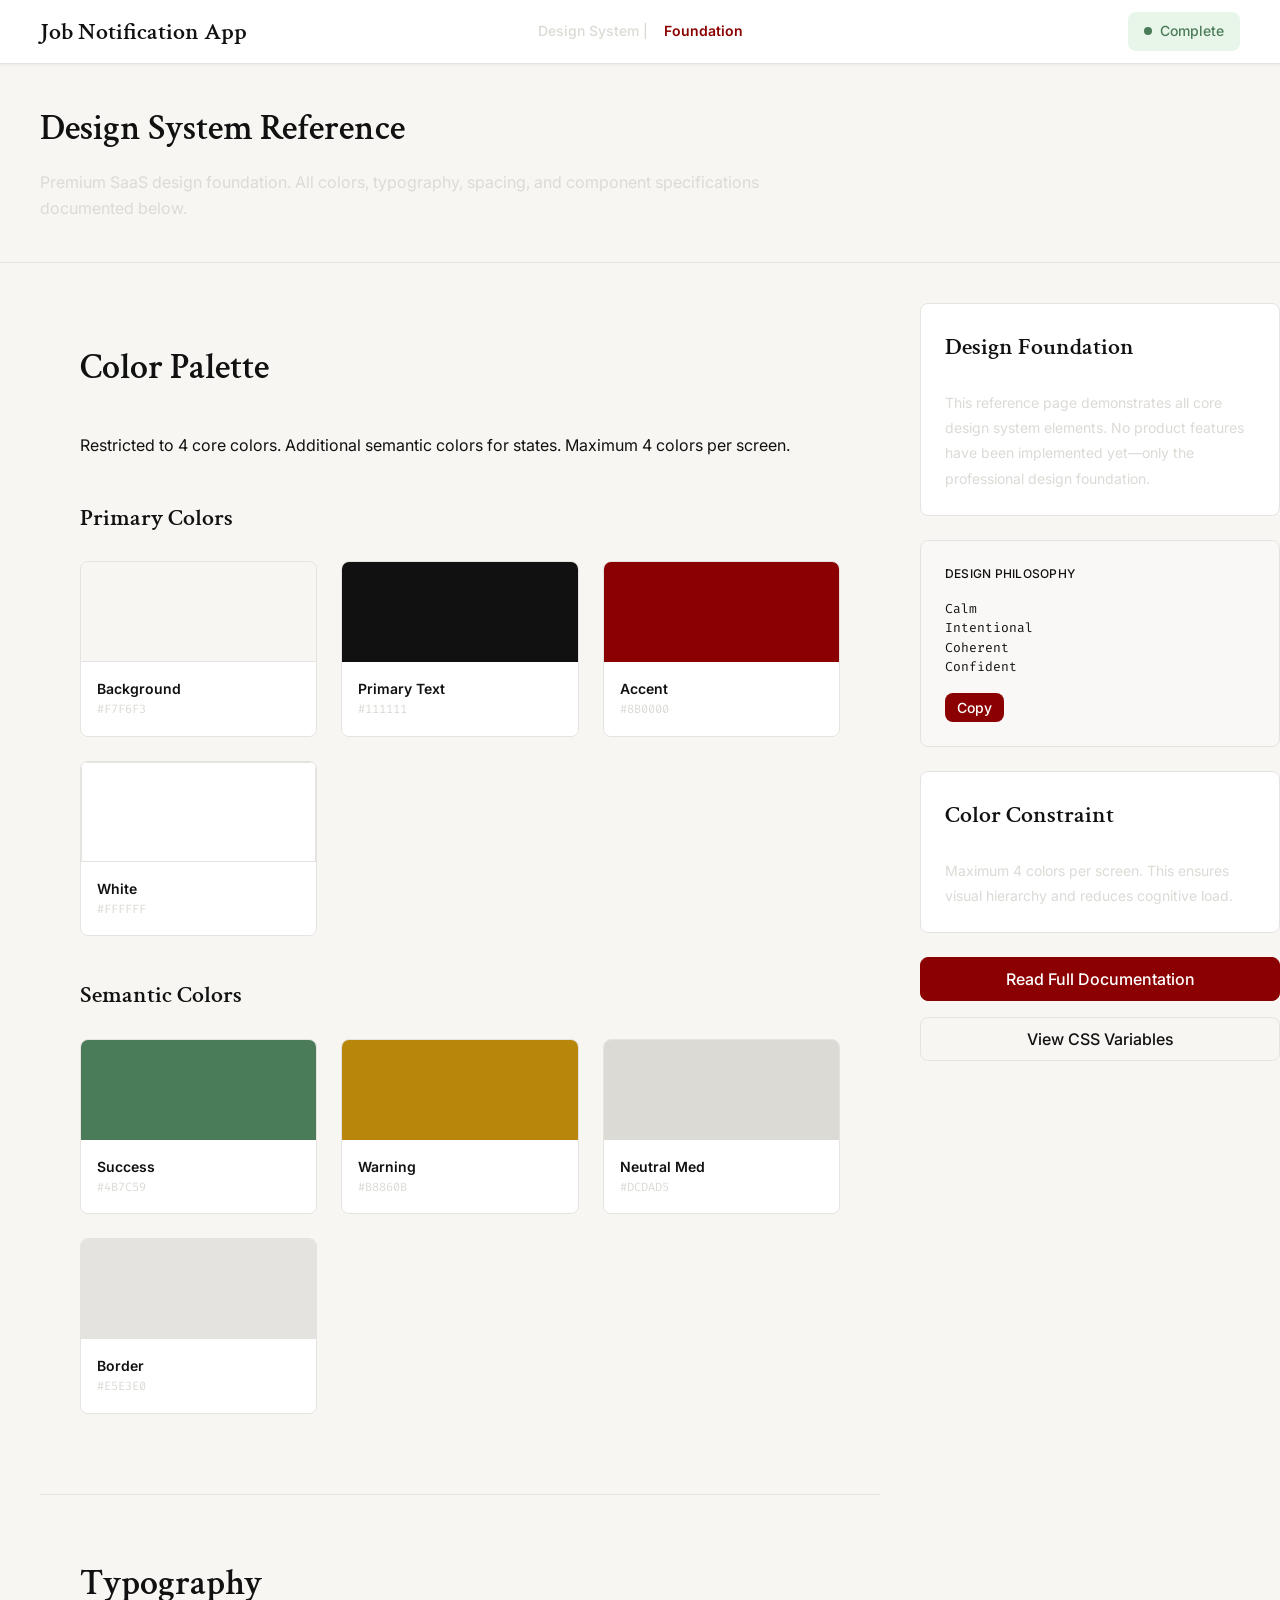
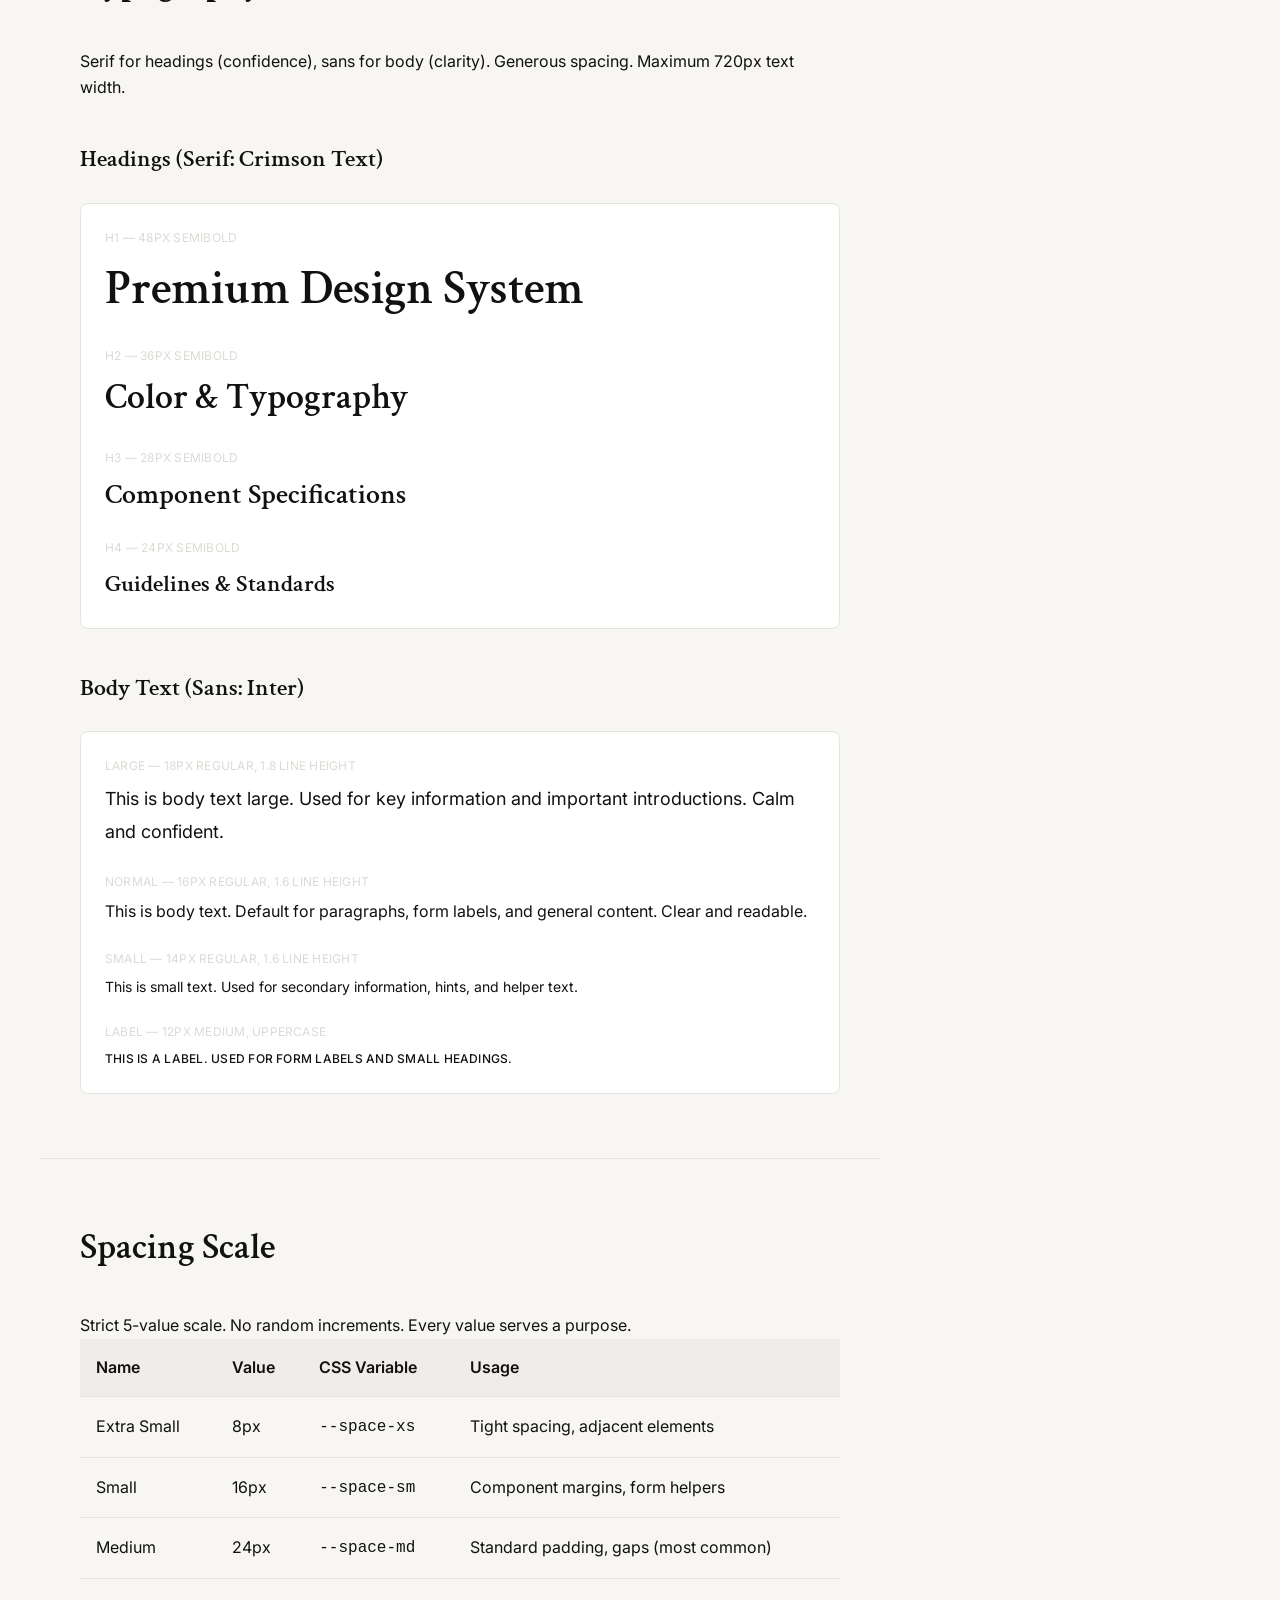
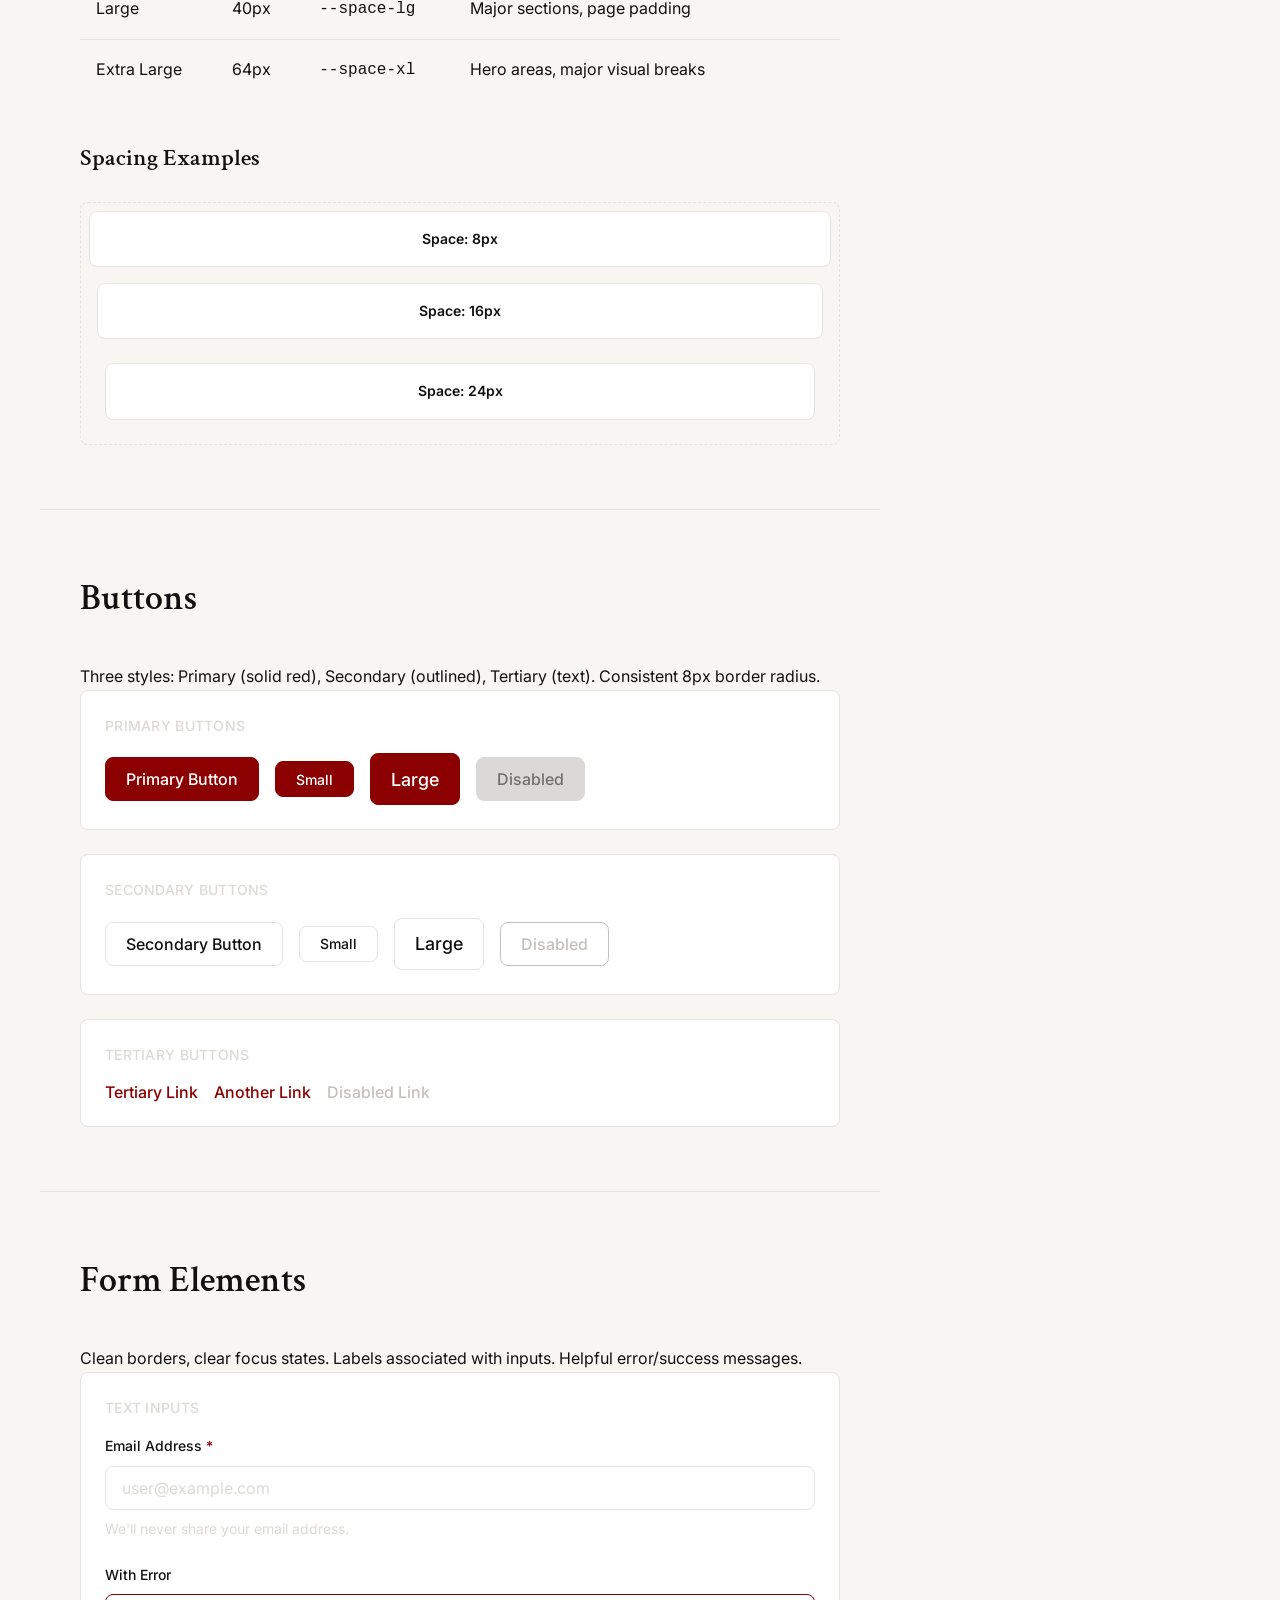
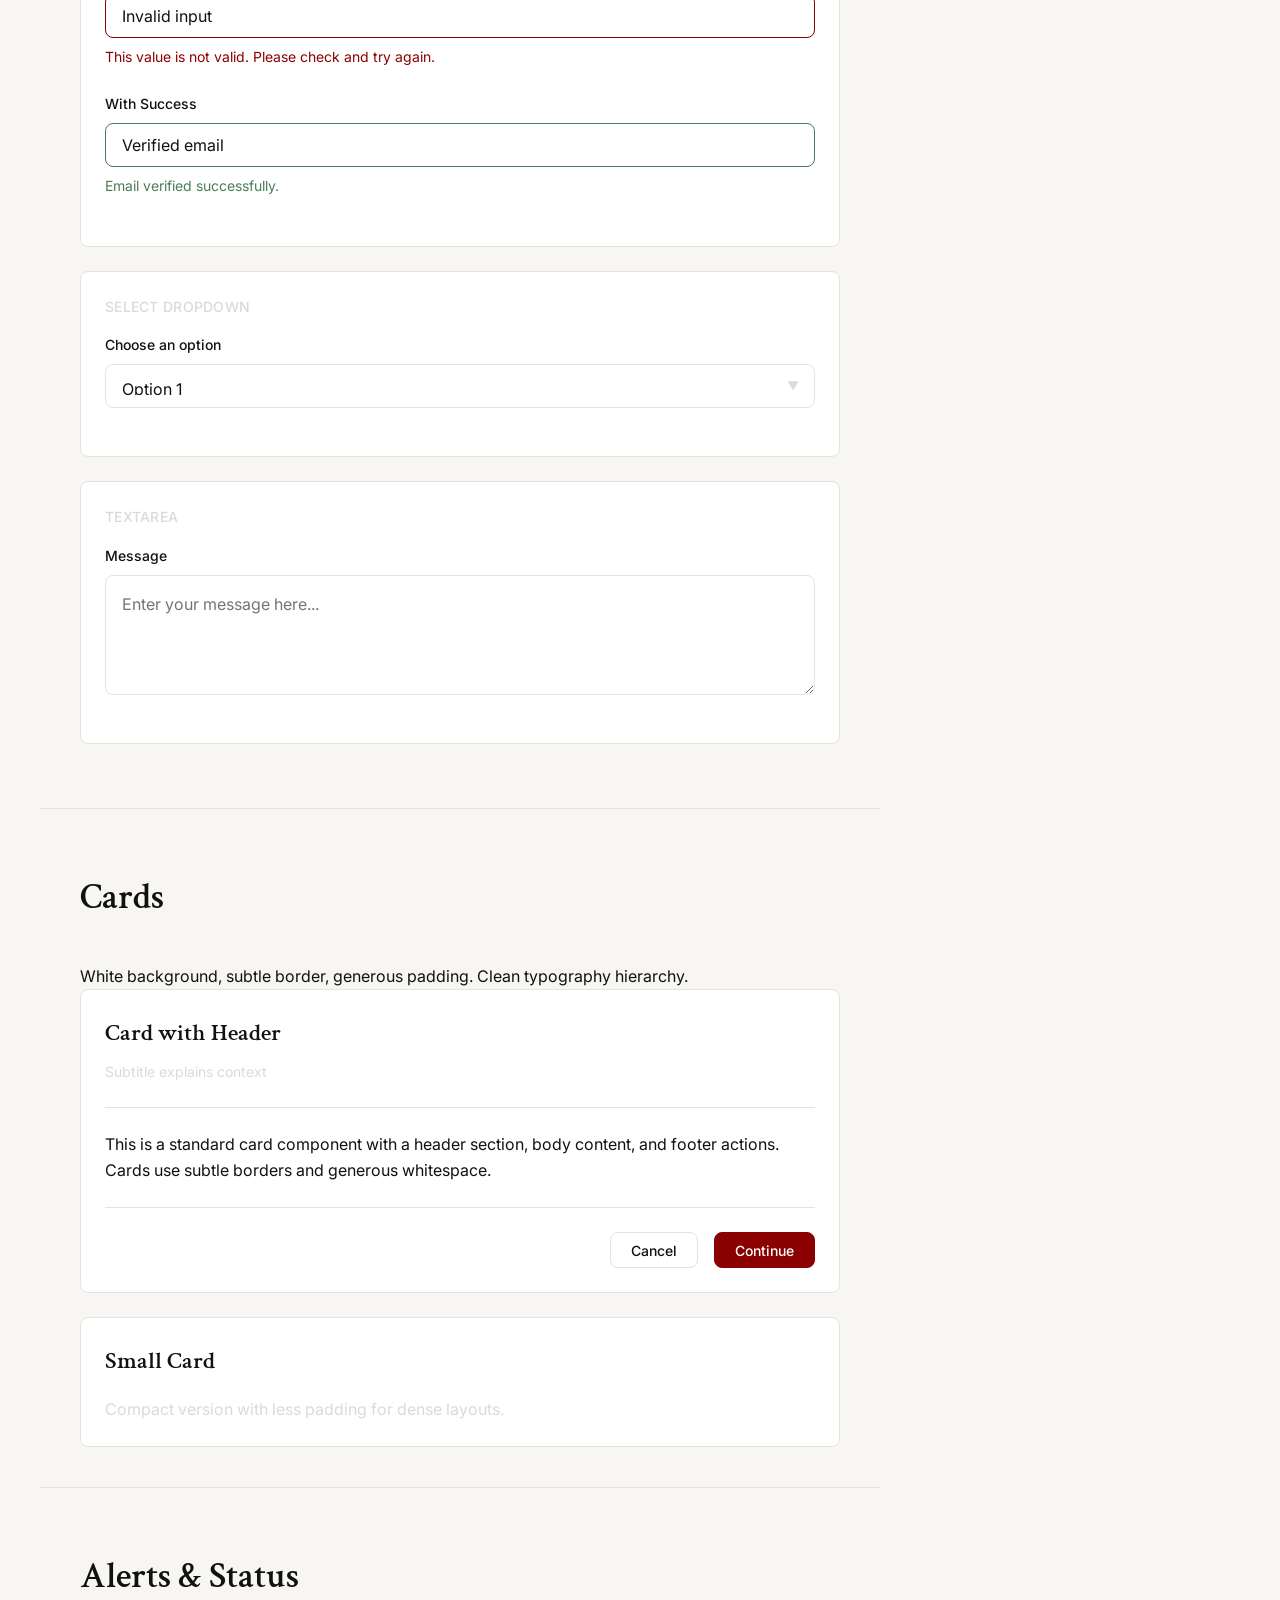
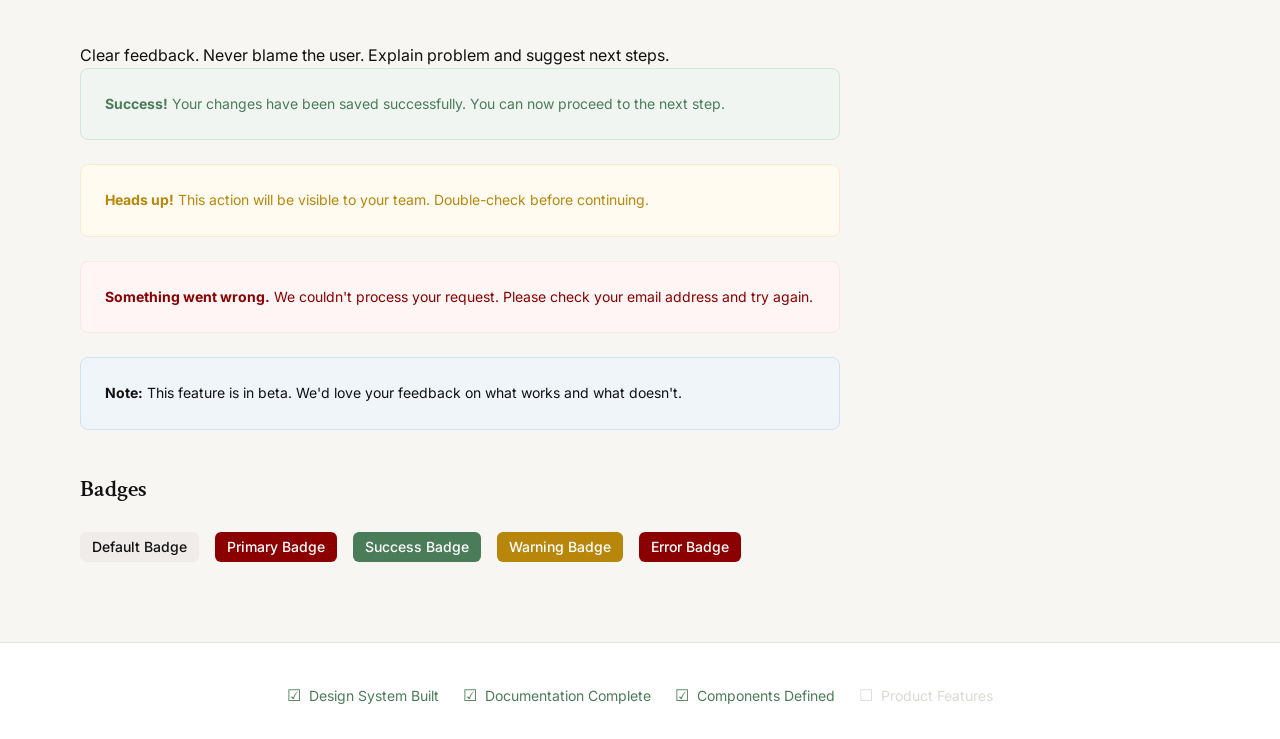
<file: design-system/reference.html>
<!DOCTYPE html>
<html lang="en">
<head>
  <meta charset="UTF-8">
  <meta name="viewport" content="width=device-width, initial-scale=1.0">
  <title>Job Notification App — Design System Reference</title>
  
  <!-- Google Fonts -->
  <link rel="preconnect" href="https://fonts.googleapis.com">
  <link rel="preconnect" href="https://fonts.gstatic.com" crossorigin>
  <link href="https://fonts.googleapis.com/css2?family=Crimson+Text:wght@400;600&family=Inter:wght@400;500;600;700&family=Fira+Code:wght@400;500&display=swap" rel="stylesheet">
  
  <!-- Design System Styles -->
  <link rel="stylesheet" href="tokens/design-tokens.css">
  <link rel="stylesheet" href="components/components.css">
  <link rel="stylesheet" href="layouts/layout.css">
  
  <style>
    /* Reference Page Specific Styles */
    .reference-container {
      max-width: 1440px;
      margin: 0 auto;
    }

    .reference-section {
      padding: var(--space-lg);
      border-bottom: 1px solid var(--color-border);
    }

    .reference-section:last-child {
      border-bottom: none;
    }

    .reference-title {
      font-family: var(--font-serif);
      font-size: var(--font-size-h2);
      font-weight: var(--font-weight-serif-semibold);
      margin-bottom: var(--space-lg);
      color: var(--color-text-primary);
    }

    .reference-subtitle {
      font-family: var(--font-serif);
      font-size: var(--font-size-h4);
      font-weight: var(--font-weight-serif-semibold);
      margin-top: var(--space-lg);
      margin-bottom: var(--space-md);
      color: var(--color-text-primary);
    }

    .reference-grid {
      display: grid;
      grid-template-columns: repeat(auto-fit, minmax(200px, 1fr));
      gap: var(--space-md);
      margin-bottom: var(--space-lg);
    }

    .color-swatch {
      display: flex;
      flex-direction: column;
      border-radius: var(--radius-lg);
      overflow: hidden;
      border: 1px solid var(--color-border);
    }

    .color-sample {
      height: 100px;
      width: 100%;
    }

    .color-info {
      padding: var(--space-sm);
      background-color: var(--color-white);
      font-size: var(--font-size-body-small);
    }

    .color-name {
      font-weight: var(--font-weight-semibold);
      color: var(--color-text-primary);
    }

    .color-value {
      color: var(--color-neutral-medium);
      font-family: var(--font-mono);
      font-size: 12px;
    }

    .demo-area {
      background-color: var(--color-white);
      border: 1px solid var(--color-border);
      border-radius: var(--radius-lg);
      padding: var(--space-md);
      margin-bottom: var(--space-md);
    }

    .demo-title {
      font-size: var(--font-size-body-small);
      font-weight: var(--font-weight-medium);
      color: var(--color-neutral-medium);
      text-transform: uppercase;
      letter-spacing: var(--letter-spacing-wide);
      margin-bottom: var(--space-sm);
    }

    .button-group {
      display: flex;
      gap: var(--space-sm);
      flex-wrap: wrap;
      align-items: center;
    }

    .spacing-demo {
      background-color: var(--color-background);
      border: 1px dashed var(--color-border);
      border-radius: var(--radius-lg);
      margin-bottom: var(--space-md);
    }

    .spacing-item {
      background-color: var(--color-white);
      border: 1px solid var(--color-border);
      border-radius: var(--radius-lg);
      padding: var(--space-sm);
      display: flex;
      align-items: center;
      justify-content: center;
      font-size: var(--font-size-body-small);
      font-weight: var(--font-weight-semibold);
      color: var(--color-text-primary);
    }

    .spacing-8 { margin: 8px; }
    .spacing-16 { margin: 16px; }
    .spacing-24 { margin: 24px; }
    .spacing-40 { margin: 40px; }
    .spacing-64 { margin: 64px; }

    .type-sample {
      padding: var(--space-md);
      background-color: var(--color-white);
      border: 1px solid var(--color-border);
      border-radius: var(--radius-lg);
      margin-bottom: var(--space-md);
    }

    .type-label {
      font-size: var(--font-size-label);
      color: var(--color-neutral-medium);
      text-transform: uppercase;
      letter-spacing: var(--letter-spacing-wide);
      margin-bottom: var(--space-xs);
    }

    .table {
      width: 100%;
      border-collapse: collapse;
      margin-bottom: var(--space-lg);
    }

    .table th {
      background-color: var(--color-hover);
      padding: var(--space-sm);
      text-align: left;
      font-weight: var(--font-weight-semibold);
      border-bottom: 1px solid var(--color-border);
    }

    .table td {
      padding: var(--space-sm);
      border-bottom: 1px solid var(--color-border);
    }

    .table tr:last-child td {
      border-bottom: none;
    }

    .status-badge-demo {
      display: inline-flex;
      gap: var(--space-sm);
    }

    @media (max-width: 768px) {
      .reference-section {
        padding: var(--space-md);
      }

      .reference-grid {
        grid-template-columns: 1fr;
      }
    }
  </style>
</head>
<body>
  <div class="app-container reference-container">
    <!-- Top Bar Reference -->
    <div class="topbar">
      <div class="topbar-left">
        <h1 class="app-name">Job Notification App</h1>
      </div>
      <div class="topbar-center">
        <div class="progress-indicator">
          Design System | <span class="progress-step">Foundation</span>
        </div>
      </div>
      <div class="topbar-right">
        <div class="status-badge shipped">
          <span class="status-dot"></span>
          Complete
        </div>
      </div>
    </div>

    <!-- Context Header Reference -->
    <div class="context-header">
      <div class="context-header-wrapper">
        <h2 class="context-headline">Design System Reference</h2>
        <p class="context-subtext">Premium SaaS design foundation. All colors, typography, spacing, and component specifications documented below.</p>
      </div>
    </div>

    <!-- Main Layout -->
    <div class="main-layout">
      <div class="primary-workspace">
        
        <!-- COLOR SECTION -->
        <div class="reference-section">
          <h3 class="reference-title">Color Palette</h3>
          <p>Restricted to 4 core colors. Additional semantic colors for states. Maximum 4 colors per screen.</p>
          
          <h4 class="reference-subtitle">Primary Colors</h4>
          <div class="reference-grid">
            <div class="color-swatch">
              <div class="color-sample" style="background-color: #F7F6F3; border-bottom: 1px solid var(--color-border);"></div>
              <div class="color-info">
                <div class="color-name">Background</div>
                <div class="color-value">#F7F6F3</div>
              </div>
            </div>
            <div class="color-swatch">
              <div class="color-sample" style="background-color: #111111;"></div>
              <div class="color-info">
                <div class="color-name">Primary Text</div>
                <div class="color-value">#111111</div>
              </div>
            </div>
            <div class="color-swatch">
              <div class="color-sample" style="background-color: #8B0000;"></div>
              <div class="color-info">
                <div class="color-name">Accent</div>
                <div class="color-value">#8B0000</div>
              </div>
            </div>
            <div class="color-swatch">
              <div class="color-sample" style="background-color: #FFFFFF; border: 1px solid var(--color-border);"></div>
              <div class="color-info">
                <div class="color-name">White</div>
                <div class="color-value">#FFFFFF</div>
              </div>
            </div>
          </div>

          <h4 class="reference-subtitle">Semantic Colors</h4>
          <div class="reference-grid">
            <div class="color-swatch">
              <div class="color-sample" style="background-color: #4B7C59;"></div>
              <div class="color-info">
                <div class="color-name">Success</div>
                <div class="color-value">#4B7C59</div>
              </div>
            </div>
            <div class="color-swatch">
              <div class="color-sample" style="background-color: #B8860B;"></div>
              <div class="color-info">
                <div class="color-name">Warning</div>
                <div class="color-value">#B8860B</div>
              </div>
            </div>
            <div class="color-swatch">
              <div class="color-sample" style="background-color: #DCDAD5;"></div>
              <div class="color-info">
                <div class="color-name">Neutral Med</div>
                <div class="color-value">#DCDAD5</div>
              </div>
            </div>
            <div class="color-swatch">
              <div class="color-sample" style="background-color: #E5E3E0;"></div>
              <div class="color-info">
                <div class="color-name">Border</div>
                <div class="color-value">#E5E3E0</div>
              </div>
            </div>
          </div>
        </div>

        <!-- TYPOGRAPHY SECTION -->
        <div class="reference-section">
          <h3 class="reference-title">Typography</h3>
          <p>Serif for headings (confidence), sans for body (clarity). Generous spacing. Maximum 720px text width.</p>
          
          <h4 class="reference-subtitle">Headings (Serif: Crimson Text)</h4>
          <div class="type-sample">
            <div class="type-label">H1 — 48px Semibold</div>
            <h1 style="margin-bottom: var(--space-md);">Premium Design System</h1>
            <div class="type-label">H2 — 36px Semibold</div>
            <h2 style="margin-bottom: var(--space-md);">Color & Typography</h2>
            <div class="type-label">H3 — 28px Semibold</div>
            <h3 style="margin-bottom: var(--space-md);">Component Specifications</h3>
            <div class="type-label">H4 — 24px Semibold</div>
            <h4>Guidelines & Standards</h4>
          </div>

          <h4 class="reference-subtitle">Body Text (Sans: Inter)</h4>
          <div class="type-sample">
            <div class="type-label">Large — 18px Regular, 1.8 Line Height</div>
            <p class="text-large" style="margin-bottom: var(--space-md);">This is body text large. Used for key information and important introductions. Calm and confident.</p>
            <div class="type-label">Normal — 16px Regular, 1.6 Line Height</div>
            <p style="margin-bottom: var(--space-md);">This is body text. Default for paragraphs, form labels, and general content. Clear and readable.</p>
            <div class="type-label">Small — 14px Regular, 1.6 Line Height</div>
            <p class="text-small" style="margin-bottom: var(--space-md);">This is small text. Used for secondary information, hints, and helper text.</p>
            <div class="type-label">Label — 12px Medium, Uppercase</div>
            <p class="text-label">THIS IS A LABEL. USED FOR FORM LABELS AND SMALL HEADINGS.</p>
          </div>
        </div>

        <!-- SPACING SECTION -->
        <div class="reference-section">
          <h3 class="reference-title">Spacing Scale</h3>
          <p>Strict 5-value scale. No random increments. Every value serves a purpose.</p>
          
          <table class="table">
            <thead>
              <tr>
                <th>Name</th>
                <th>Value</th>
                <th>CSS Variable</th>
                <th>Usage</th>
              </tr>
            </thead>
            <tbody>
              <tr>
                <td>Extra Small</td>
                <td>8px</td>
                <td><code>--space-xs</code></td>
                <td>Tight spacing, adjacent elements</td>
              </tr>
              <tr>
                <td>Small</td>
                <td>16px</td>
                <td><code>--space-sm</code></td>
                <td>Component margins, form helpers</td>
              </tr>
              <tr>
                <td>Medium</td>
                <td>24px</td>
                <td><code>--space-md</code></td>
                <td>Standard padding, gaps (most common)</td>
              </tr>
              <tr>
                <td>Large</td>
                <td>40px</td>
                <td><code>--space-lg</code></td>
                <td>Major sections, page padding</td>
              </tr>
              <tr>
                <td>Extra Large</td>
                <td>64px</td>
                <td><code>--space-xl</code></td>
                <td>Hero areas, major visual breaks</td>
              </tr>
            </tbody>
          </table>

          <h4 class="reference-subtitle">Spacing Examples</h4>
          <div class="spacing-demo">
            <div class="spacing-item spacing-8">Space: 8px</div>
            <div class="spacing-item spacing-16">Space: 16px</div>
            <div class="spacing-item spacing-24">Space: 24px</div>
          </div>
        </div>

        <!-- BUTTONS SECTION -->
        <div class="reference-section">
          <h3 class="reference-title">Buttons</h3>
          <p>Three styles: Primary (solid red), Secondary (outlined), Tertiary (text). Consistent 8px border radius.</p>
          
          <div class="demo-area">
            <div class="demo-title">Primary Buttons</div>
            <div class="button-group">
              <button class="btn-primary">Primary Button</button>
              <button class="btn-primary btn-sm">Small</button>
              <button class="btn-primary btn-lg">Large</button>
              <button class="btn-primary" disabled>Disabled</button>
            </div>
          </div>

          <div class="demo-area">
            <div class="demo-title">Secondary Buttons</div>
            <div class="button-group">
              <button class="btn-secondary">Secondary Button</button>
              <button class="btn-secondary btn-sm">Small</button>
              <button class="btn-secondary btn-lg">Large</button>
              <button class="btn-secondary" disabled>Disabled</button>
            </div>
          </div>

          <div class="demo-area">
            <div class="demo-title">Tertiary Buttons</div>
            <div class="button-group">
              <button class="btn-tertiary">Tertiary Link</button>
              <button class="btn-tertiary">Another Link</button>
              <button class="btn-tertiary" disabled>Disabled Link</button>
            </div>
          </div>
        </div>

        <!-- FORMS SECTION -->
        <div class="reference-section">
          <h3 class="reference-title">Form Elements</h3>
          <p>Clean borders, clear focus states. Labels associated with inputs. Helpful error/success messages.</p>
          
          <div class="demo-area">
            <div class="demo-title">Text Inputs</div>
            <div class="form-group">
              <label class="form-label required">Email Address</label>
              <input type="email" placeholder="user@example.com">
              <div class="form-help">We'll never share your email address.</div>
            </div>
            
            <div class="form-group">
              <label class="form-label">With Error</label>
              <input type="text" class="has-error" value="Invalid input">
              <div class="form-error">This value is not valid. Please check and try again.</div>
            </div>

            <div class="form-group">
              <label class="form-label">With Success</label>
              <input type="text" class="has-success" value="Verified email">
              <div class="form-success">Email verified successfully.</div>
            </div>
          </div>

          <div class="demo-area">
            <div class="demo-title">Select Dropdown</div>
            <div class="form-group">
              <label class="form-label">Choose an option</label>
              <div class="select-wrapper">
                <select>
                  <option>Option 1</option>
                  <option>Option 2</option>
                  <option>Option 3</option>
                </select>
              </div>
            </div>
          </div>

          <div class="demo-area">
            <div class="demo-title">Textarea</div>
            <div class="form-group">
              <label class="form-label">Message</label>
              <textarea placeholder="Enter your message here..."></textarea>
            </div>
          </div>
        </div>

        <!-- CARDS SECTION -->
        <div class="reference-section">
          <h3 class="reference-title">Cards</h3>
          <p>White background, subtle border, generous padding. Clean typography hierarchy.</p>
          
          <div class="card">
            <div class="card-header">
              <div>
                <h4 class="card-title">Card with Header</h4>
                <p class="card-subtitle">Subtitle explains context</p>
              </div>
            </div>
            <div class="card-body">
              <p>This is a standard card component with a header section, body content, and footer actions. Cards use subtle borders and generous whitespace.</p>
            </div>
            <div class="card-footer">
              <button class="btn-secondary btn-sm">Cancel</button>
              <button class="btn-primary btn-sm">Continue</button>
            </div>
          </div>

          <div class="card card-sm" style="margin-top: var(--space-md);">
            <h4 class="card-title">Small Card</h4>
            <p style="margin-top: var(--space-sm); color: var(--color-neutral-medium);">Compact version with less padding for dense layouts.</p>
          </div>
        </div>

        <!-- ALERTS SECTION -->
        <div class="reference-section">
          <h3 class="reference-title">Alerts & Status</h3>
          <p>Clear feedback. Never blame the user. Explain problem and suggest next steps.</p>
          
          <div class="alert alert-success" style="margin-bottom: var(--space-md);">
            <strong>Success!</strong> Your changes have been saved successfully. You can now proceed to the next step.
          </div>

          <div class="alert alert-warning" style="margin-bottom: var(--space-md);">
            <strong>Heads up!</strong> This action will be visible to your team. Double-check before continuing.
          </div>

          <div class="alert alert-error" style="margin-bottom: var(--space-md);">
            <strong>Something went wrong.</strong> We couldn't process your request. Please check your email address and try again.
          </div>

          <div class="alert alert-info">
            <strong>Note:</strong> This feature is in beta. We'd love your feedback on what works and what doesn't.
          </div>

          <h4 class="reference-subtitle" style="margin-top: var(--space-lg);">Badges</h4>
          <div style="display: flex; gap: var(--space-sm); flex-wrap: wrap;">
            <span class="badge">Default Badge</span>
            <span class="badge badge-primary">Primary Badge</span>
            <span class="badge badge-success">Success Badge</span>
            <span class="badge badge-warning">Warning Badge</span>
            <span class="badge badge-error">Error Badge</span>
          </div>
        </div>

      </div>

      <!-- Secondary Panel -->
      <div class="secondary-panel">
        <div class="step-explanation">
          <h4 class="step-title">Design Foundation</h4>
          <p class="step-description">This reference page demonstrates all core design system elements. No product features have been implemented yet—only the professional design foundation.</p>
        </div>

        <div class="prompt-box">
          <div class="prompt-label">Design Philosophy</div>
          <div class="prompt-content">Calm
Intentional
Coherent
Confident</div>
          <button class="prompt-copy-btn">Copy</button>
        </div>

        <div class="step-explanation">
          <h4 class="step-title">Color Constraint</h4>
          <p class="step-description">Maximum 4 colors per screen. This ensures visual hierarchy and reduces cognitive load.</p>
        </div>

        <div class="secondary-actions">
          <button class="btn-primary">Read Full Documentation</button>
          <button class="btn-secondary">View CSS Variables</button>
        </div>
      </div>
    </div>

    <!-- Proof Footer -->
    <div class="proof-footer">
      <div class="proof-checklist">
        <div class="proof-item done">
          <span class="proof-checkbox">☑</span> Design System Built
        </div>
        <div class="proof-item done">
          <span class="proof-checkbox">☑</span> Documentation Complete
        </div>
        <div class="proof-item done">
          <span class="proof-checkbox">☑</span> Components Defined
        </div>
        <div class="proof-item">
          <span class="proof-checkbox">☐</span> Product Features
        </div>
      </div>
    </div>
  </div>

  <script>
    // Simple copy button functionality
    document.querySelectorAll('.prompt-copy-btn').forEach(btn => {
      btn.addEventListener('click', function() {
        const content = this.previousElementSibling.textContent;
        navigator.clipboard.writeText(content).then(() => {
          const original = this.textContent;
          this.textContent = 'Copied!';
          this.classList.add('copied');
          setTimeout(() => {
            this.textContent = original;
            this.classList.remove('copied');
          }, 2000);
        });
      });
    });
  </script>
</body>
</html>
</file>
<file: design-system/tokens/design-tokens.css>
/* 
 * Job Notification App - Premium SaaS Design System
 * Design Tokens
 * 
 * All values derived from core design philosophy:
 * Calm, Intentional, Coherent, Confident
 */

:root {
  /* ======================================
     COLOR PALETTE
     ====================================== */
  
  /* Core Colors */
  --color-background: #F7F6F3;      /* Off-white base */
  --color-text-primary: #111111;    /* Deep neutral text */
  --color-accent: #8B0000;          /* Deep red */
  --color-white: #FFFFFF;
  
  /* Semantic Colors */
  --color-success: #4B7C59;          /* Muted green */
  --color-warning: #B8860B;          /* Muted amber */
  --color-error: #8B0000;            /* Same as accent for consistency */
  --color-neutral-light: #F7F6F3;
  --color-neutral-medium: #DCDAD5;
  --color-neutral-dark: #333333;
  
  /* Borders and Dividers */
  --color-border: #E5E3E0;
  --color-border-subtle: #EEE9E3;
  
  /* Interactive States */
  --color-hover: #F0ECEA;            /* Slightly darker than background */
  --color-active: #A4A19B;           /* Medium neutral for active state */
  --color-disabled: #C4C1BD;         /* Muted gray */
  
  /* ======================================
     TYPOGRAPHY
     ====================================== */
  
  /* Font Families */
  --font-serif: 'Crimson Text', 'Georgia', serif;
  --font-sans: 'Inter', '-apple-system', 'BlinkMacSystemFont', 'Segoe UI', sans-serif;
  --font-mono: 'Fira Code', 'Monaco', monospace;
  
  /* Heading Sizes */
  --font-size-h1: 48px;
  --font-size-h2: 36px;
  --font-size-h3: 28px;
  --font-size-h4: 24px;
  
  /* Body Sizes */
  --font-size-body-large: 18px;
  --font-size-body: 16px;
  --font-size-body-small: 14px;
  --font-size-label: 12px;
  
  /* Font Weights - Sans Serif */
  --font-weight-regular: 400;
  --font-weight-medium: 500;
  --font-weight-semibold: 600;
  --font-weight-bold: 700;
  
  /* Font Weights - Serif */
  --font-weight-serif-regular: 400;
  --font-weight-serif-semibold: 600;
  
  /* Line Heights */
  --line-height-tight: 1.4;
  --line-height-normal: 1.6;
  --line-height-relaxed: 1.8;
  
  /* Letter Spacing */
  --letter-spacing-normal: 0;
  --letter-spacing-wide: 0.02em;
  
  /* ======================================
     SPACING SCALE
     ====================================== */
  
  --space-xs: 8px;
  --space-sm: 16px;
  --space-md: 24px;
  --space-lg: 40px;
  --space-xl: 64px;
  
  /* Text Block Width Constraint */
  --max-width-text: 720px;
  
  /* ======================================
     LAYOUT DIMENSIONS
     ====================================== */
  
  --layout-viewport-width: 100%;
  --layout-primary-width: 70%;
  --layout-secondary-width: 30%;
  
  --topbar-height: 64px;
  --footer-height: 80px;
  
  /* ======================================
     BORDER RADIUS
     ====================================== */
  
  --radius-sm: 4px;
  --radius-md: 6px;
  --radius-lg: 8px;
  
  /* ======================================
     SHADOWS
     ====================================== */
  
  /* Subtle only - no heavy shadows */
  --shadow-sm: 0 1px 3px rgba(0, 0, 0, 0.05);
  --shadow-md: 0 2px 6px rgba(0, 0, 0, 0.07);
  --shadow-lg: 0 4px 12px rgba(0, 0, 0, 0.08);
  
  /* Focus Ring */
  --focus-ring: 2px solid var(--color-accent);
  --focus-ring-offset: 2px;
  
  /* ======================================
     TRANSITIONS
     ====================================== */
  
  --transition-fast: 150ms ease-in-out;
  --transition-normal: 200ms ease-in-out;
  --transition-slow: 300ms ease-in-out;
  
  /* ======================================
     COMPONENT SPECIFIC VALUES
     ====================================== */
  
  /* Buttons */
  --button-height-sm: 36px;
  --button-height-md: 44px;
  --button-height-lg: 52px;
  --button-padding-x: 20px;
  --button-border-width: 1px;
  
  /* Inputs */
  --input-height: 44px;
  --input-padding-x: 16px;
  --input-padding-y: 12px;
  --input-border-width: 1px;
  
  /* Cards */
  --card-padding: 24px;
  --card-border: 1px solid var(--color-border);
  --card-border-radius: var(--radius-lg);
  
  /* Forms */
  --form-row-gap: 24px;
  --form-label-margin-bottom: 8px;
  
  /* Responsive */
  --breakpoint-sm: 640px;
  --breakpoint-md: 1024px;
  --breakpoint-lg: 1440px;
}

/* ======================================
   BASE TYPOGRAPHY STYLES
   ====================================== */

h1, .h1 {
  font-family: var(--font-serif);
  font-size: var(--font-size-h1);
  font-weight: var(--font-weight-serif-semibold);
  line-height: var(--line-height-tight);
  letter-spacing: var(--letter-spacing-normal);
  margin: 0;
}

h2, .h2 {
  font-family: var(--font-serif);
  font-size: var(--font-size-h2);
  font-weight: var(--font-weight-serif-semibold);
  line-height: var(--line-height-tight);
  letter-spacing: var(--letter-spacing-normal);
  margin: 0;
}

h3, .h3 {
  font-family: var(--font-serif);
  font-size: var(--font-size-h3);
  font-weight: var(--font-weight-serif-semibold);
  line-height: var(--line-height-tight);
  margin: 0;
}

h4, .h4 {
  font-family: var(--font-serif);
  font-size: var(--font-size-h4);
  font-weight: var(--font-weight-serif-semibold);
  line-height: var(--line-height-normal);
  margin: 0;
}

p, body {
  font-family: var(--font-sans);
  font-size: var(--font-size-body);
  font-weight: var(--font-weight-regular);
  line-height: var(--line-height-normal);
  color: var(--color-text-primary);
  margin: 0;
}

.text-large {
  font-size: var(--font-size-body-large);
  line-height: var(--line-height-relaxed);
}

.text-small {
  font-size: var(--font-size-body-small);
  line-height: var(--line-height-normal);
}

.text-label {
  font-size: var(--font-size-label);
  font-weight: var(--font-weight-medium);
  text-transform: uppercase;
  letter-spacing: var(--letter-spacing-wide);
  color: var(--color-text-primary);
}

/* ======================================
   GLOBAL STYLES
   ====================================== */

* {
  box-sizing: border-box;
}

html, body {
  background-color: var(--color-background);
  color: var(--color-text-primary);
  margin: 0;
  padding: 0;
}

body {
  font-family: var(--font-sans);
}

/* Maximum width constraint for text blocks */
.text-block {
  max-width: var(--max-width-text);
}

/* Focus states across all interactive elements */
button:focus-visible,
a:focus-visible,
input:focus-visible,
textarea:focus-visible {
  outline: var(--focus-ring);
  outline-offset: var(--focus-ring-offset);
}

/* Smooth transitions */
button,
a,
input,
textarea,
.interactive {
  transition: all var(--transition-normal);
}
</file>
<file: design-system/components/components.css>
/* 
 * Job Notification App - Component Styles
 * Consistent, predictable, minimal components
 */

/* ======================================
   BUTTONS
   ====================================== */

/* Primary Button - Deep Red Solid */
.btn-primary {
  display: inline-flex;
  align-items: center;
  justify-content: center;
  height: var(--button-height-md);
  padding: 0 var(--button-padding-x);
  background-color: var(--color-accent);
  color: var(--color-white);
  border: var(--button-border-width) solid var(--color-accent);
  border-radius: var(--radius-lg);
  font-family: var(--font-sans);
  font-size: var(--font-size-body);
  font-weight: var(--font-weight-medium);
  cursor: pointer;
  transition: all var(--transition-normal);
  text-decoration: none;
}

.btn-primary:hover {
  background-color: #6B0000;
  border-color: #6B0000;
}

.btn-primary:active {
  background-color: #5A0000;
  border-color: #5A0000;
}

.btn-primary:disabled {
  background-color: var(--color-disabled);
  border-color: var(--color-disabled);
  color: var(--color-text-primary);
  cursor: not-allowed;
  opacity: 0.6;
}

.btn-primary:focus-visible {
  outline: var(--focus-ring);
  outline-offset: var(--focus-ring-offset);
}

/* Secondary Button - Outlined */
.btn-secondary {
  display: inline-flex;
  align-items: center;
  justify-content: center;
  height: var(--button-height-md);
  padding: 0 var(--button-padding-x);
  background-color: transparent;
  color: var(--color-text-primary);
  border: var(--button-border-width) solid var(--color-border);
  border-radius: var(--radius-lg);
  font-family: var(--font-sans);
  font-size: var(--font-size-body);
  font-weight: var(--font-weight-medium);
  cursor: pointer;
  transition: all var(--transition-normal);
  text-decoration: none;
}

.btn-secondary:hover {
  background-color: var(--color-hover);
  border-color: var(--color-text-primary);
}

.btn-secondary:active {
  background-color: var(--color-neutral-medium);
  border-color: var(--color-text-primary);
}

.btn-secondary:disabled {
  background-color: transparent;
  border-color: var(--color-disabled);
  color: var(--color-disabled);
  cursor: not-allowed;
}

.btn-secondary:focus-visible {
  outline: var(--focus-ring);
  outline-offset: var(--focus-ring-offset);
}

/* Tertiary Button - Text Only */
.btn-tertiary {
  display: inline-flex;
  align-items: center;
  justify-content: center;
  height: auto;
  padding: 0;
  background-color: transparent;
  color: var(--color-accent);
  border: none;
  font-family: var(--font-sans);
  font-size: var(--font-size-body);
  font-weight: var(--font-weight-medium);
  cursor: pointer;
  transition: all var(--transition-normal);
  text-decoration: none;
}

.btn-tertiary:hover {
  color: #6B0000;
  text-decoration: underline;
}

.btn-tertiary:disabled {
  color: var(--color-disabled);
  cursor: not-allowed;
}

.btn-tertiary:focus-visible {
  outline: var(--focus-ring);
  outline-offset: var(--focus-ring-offset);
}

/* Button Sizes */
.btn-sm {
  height: var(--button-height-sm);
  font-size: var(--font-size-body-small);
}

.btn-lg {
  height: var(--button-height-lg);
  font-size: var(--font-size-body-large);
}

/* Button Widths */
.btn-full {
  width: 100%;
}

/* ======================================
   INPUTS & FORM ELEMENTS
   ====================================== */

input[type="text"],
input[type="email"],
input[type="password"],
input[type="number"],
input[type="tel"],
input[type="url"],
textarea,
select {
  display: block;
  width: 100%;
  height: var(--input-height);
  padding: var(--input-padding-y) var(--input-padding-x);
  background-color: var(--color-white);
  color: var(--color-text-primary);
  border: var(--input-border-width) solid var(--color-border);
  border-radius: var(--radius-lg);
  font-family: var(--font-sans);
  font-size: var(--font-size-body);
  font-weight: var(--font-weight-regular);
  line-height: var(--line-height-normal);
  transition: all var(--transition-normal);
  -webkit-appearance: none;
  appearance: none;
}

textarea {
  height: auto;
  padding: var(--input-padding-x);
  font-size: var(--font-size-body);
  line-height: var(--line-height-normal);
  resize: vertical;
  min-height: 120px;
}

input:focus,
textarea:focus,
select:focus {
  outline: none;
  border-color: var(--color-accent);
  box-shadow: inset 0 0 0 1px var(--color-accent);
}

input:disabled,
textarea:disabled,
select:disabled {
  background-color: var(--color-hover);
  border-color: var(--color-border);
  color: var(--color-disabled);
  cursor: not-allowed;
}

input::placeholder {
  color: var(--color-neutral-medium);
}

/* Error State */
input.has-error,
textarea.has-error {
  border-color: var(--color-error);
}

input.has-error:focus,
textarea.has-error:focus {
  box-shadow: inset 0 0 0 1px var(--color-error);
}

/* Success State */
input.has-success,
textarea.has-success {
  border-color: var(--color-success);
}

input.has-success:focus,
textarea.has-success:focus {
  box-shadow: inset 0 0 0 1px var(--color-success);
}

/* Form Groups */
.form-group {
  margin-bottom: var(--form-row-gap);
}

.form-label {
  display: block;
  margin-bottom: var(--form-label-margin-bottom);
  font-size: var(--font-size-body-small);
  font-weight: var(--font-weight-medium);
  color: var(--color-text-primary);
}

.form-label.required::after {
  content: " *";
  color: var(--color-error);
}

.form-help {
  display: block;
  margin-top: var(--space-xs);
  font-size: var(--font-size-body-small);
  color: var(--color-neutral-medium);
  line-height: var(--line-height-normal);
}

.form-error {
  display: block;
  margin-top: var(--space-xs);
  font-size: var(--font-size-body-small);
  color: var(--color-error);
  line-height: var(--line-height-normal);
}

.form-success {
  display: block;
  margin-top: var(--space-xs);
  font-size: var(--font-size-body-small);
  color: var(--color-success);
  line-height: var(--line-height-normal);
}

/* ======================================
   CARDS
   ====================================== */

.card {
  background-color: var(--color-white);
  border: var(--card-border);
  border-radius: var(--card-border-radius);
  padding: var(--card-padding);
  transition: all var(--transition-normal);
}

.card:hover {
  border-color: var(--color-active);
  box-shadow: var(--shadow-md);
}

.card-sm {
  padding: var(--space-md);
}

.card-lg {
  padding: var(--space-lg);
}

.card-header {
  display: flex;
  align-items: flex-start;
  justify-content: space-between;
  margin-bottom: var(--space-md);
  padding-bottom: var(--space-md);
  border-bottom: 1px solid var(--color-border);
}

.card-title {
  font-size: var(--font-size-h4);
  font-weight: var(--font-weight-serif-semibold);
  font-family: var(--font-serif);
  color: var(--color-text-primary);
  margin: 0;
}

.card-subtitle {
  font-size: var(--font-size-body-small);
  color: var(--color-neutral-medium);
  margin: 0;
  margin-top: var(--space-xs);
}

.card-body {
  margin-bottom: var(--space-md);
}

.card-body :last-child {
  margin-bottom: 0;
}

.card-footer {
  display: flex;
  align-items: center;
  justify-content: flex-end;
  gap: var(--space-sm);
  padding-top: var(--space-md);
  border-top: 1px solid var(--color-border);
}

/* ======================================
   BADGES & TAGS
   ====================================== */

.badge {
  display: inline-flex;
  align-items: center;
  justify-content: center;
  padding: 4px 12px;
  background-color: var(--color-hover);
  color: var(--color-text-primary);
  border-radius: var(--radius-md);
  font-size: var(--font-size-body-small);
  font-weight: var(--font-weight-medium);
  white-space: nowrap;
}

.badge-primary {
  background-color: var(--color-accent);
  color: var(--color-white);
}

.badge-success {
  background-color: var(--color-success);
  color: var(--color-white);
}

.badge-warning {
  background-color: var(--color-warning);
  color: var(--color-white);
}

.badge-error {
  background-color: var(--color-error);
  color: var(--color-white);
}

/* ======================================
   ALERTS
   ====================================== */

.alert {
  padding: var(--space-md);
  margin-bottom: var(--space-md);
  border: 1px solid var(--color-border);
  border-radius: var(--radius-lg);
  background-color: var(--color-white);
  font-size: var(--font-size-body-small);
  line-height: var(--line-height-normal);
}

.alert-error {
  background-color: #FFF5F5;
  border-color: #FFE5E5;
  color: var(--color-error);
}

.alert-warning {
  background-color: #FFFBF0;
  border-color: #FFE8CC;
  color: var(--color-warning);
}

.alert-success {
  background-color: #F0F5F1;
  border-color: #D1E7D9;
  color: var(--color-success);
}

.alert-info {
  background-color: #F0F5FA;
  border-color: #D1E3F0;
  color: var(--color-text-primary);
}

/* ======================================
   DIVIDERS & SEPARATORS
   ====================================== */

.divider {
  border: none;
  border-top: 1px solid var(--color-border);
  margin: var(--space-md) 0;
}

.divider-subtle {
  border-top-color: var(--color-border-subtle);
}

/* ======================================
   DROPDOWN & SELECT WRAPPER
   ====================================== */

.select-wrapper {
  position: relative;
  display: block;
}

.select-wrapper::after {
  content: "▼";
  position: absolute;
  right: var(--input-padding-x);
  top: 50%;
  transform: translateY(-50%);
  font-size: 12px;
  color: var(--color-neutral-medium);
  pointer-events: none;
}

select {
  padding-right: 36px;
}

/* ======================================
   LOADING STATES
   ====================================== */

.spinner {
  display: inline-block;
  width: 20px;
  height: 20px;
  border: 2px solid var(--color-border);
  border-top-color: var(--color-accent);
  border-radius: 50%;
  animation: spin 0.8s linear infinite;
}

@keyframes spin {
  to {
    transform: rotate(360deg);
  }
}

.loading-dots {
  display: inline-flex;
  gap: 4px;
}

.loading-dot {
  width: 4px;
  height: 4px;
  border-radius: 50%;
  background-color: var(--color-accent);
  animation: bounce 1.4s infinite;
}

.loading-dot:nth-child(2) {
  animation-delay: 0.2s;
}

.loading-dot:nth-child(3) {
  animation-delay: 0.4s;
}

@keyframes bounce {
  0%, 80%, 100% {
    opacity: 0.4;
  }
  40% {
    opacity: 1;
  }
}

/* ======================================
   LINKS & TYPOGRAPHY UTILITIES
   ====================================== */

a {
  color: var(--color-accent);
  text-decoration: none;
  transition: all var(--transition-normal);
}

a:hover {
  text-decoration: underline;
  color: #6B0000;
}

a:focus-visible {
  outline: var(--focus-ring);
  outline-offset: var(--focus-ring-offset);
}

a.disabled,
a[aria-disabled="true"] {
  color: var(--color-disabled);
  cursor: not-allowed;
  pointer-events: none;
}

/* Text Utilities */
.text-center {
  text-align: center;
}

.text-right {
  text-align: right;
}

.text-muted {
  color: var(--color-neutral-medium);
}

.text-accent {
  color: var(--color-accent);
}

.text-success {
  color: var(--color-success);
}

.text-warning {
  color: var(--color-warning);
}

.text-error {
  color: var(--color-error);
}

.font-bold {
  font-weight: var(--font-weight-bold);
}

.font-semibold {
  font-weight: var(--font-weight-semibold);
}

.text-mono {
  font-family: var(--font-mono);
  font-size: 14px;
}

/* ======================================
   UTILITY SPACING CLASSES
   ====================================== */

.mt-xs { margin-top: var(--space-xs); }
.mt-sm { margin-top: var(--space-sm); }
.mt-md { margin-top: var(--space-md); }
.mt-lg { margin-top: var(--space-lg); }
.mt-xl { margin-top: var(--space-xl); }

.mb-xs { margin-bottom: var(--space-xs); }
.mb-sm { margin-bottom: var(--space-sm); }
.mb-md { margin-bottom: var(--space-md); }
.mb-lg { margin-bottom: var(--space-lg); }
.mb-xl { margin-bottom: var(--space-xl); }

.p-xs { padding: var(--space-xs); }
.p-sm { padding: var(--space-sm); }
.p-md { padding: var(--space-md); }
.p-lg { padding: var(--space-lg); }
.p-xl { padding: var(--space-xl); }

.gap-xs { gap: var(--space-xs); }
.gap-sm { gap: var(--space-sm); }
.gap-md { gap: var(--space-md); }
.gap-lg { gap: var(--space-lg); }
.gap-xl { gap: var(--space-xl); }

/* ======================================
   UTILITY DISPLAY CLASSES
   ====================================== */

.flex {
  display: flex;
}

.flex-column {
  flex-direction: column;
}

.items-center {
  align-items: center;
}

.items-start {
  align-items: flex-start;
}

.items-end {
  align-items: flex-end;
}

.justify-center {
  justify-content: center;
}

.justify-between {
  justify-content: space-between;
}

.justify-start {
  justify-content: flex-start;
}

.justify-end {
  justify-content: flex-end;
}

.w-full {
  width: 100%;
}

.h-full {
  height: 100%;
}

.max-w-text {
  max-width: var(--max-width-text);
}
</file>
<file: design-system/layouts/layout.css>
/* 
 * Job Notification App - Layout Styles
 * Global layout structure for all pages
 * 
 * Structure:
 * ┌─────────────────────────────────┐
 * │        TOP BAR (64px)           │
 * ├─────────────────────────────────┤
 * │     CONTEXT HEADER              │
 * ├──────────────────┬──────────────┤
 * │                  │              │
 * │ PRIMARY (70%)    │ SECONDARY    │
 * │                  │ (30%)        │
 * │                  │              │
 * ├──────────────────┴──────────────┤
 * │      PROOF FOOTER (80px)        │
 * └─────────────────────────────────┘
 */

/* ======================================
   LAYOUT CONTAINERS
   ====================================== */

body {
  display: flex;
  flex-direction: column;
  min-height: 100vh;
}

.app-container {
  display: flex;
  flex-direction: column;
  flex: 1;
  min-height: 100vh;
}

/* TOP BAR - Fixed, always visible */
.topbar {
  position: sticky;
  top: 0;
  z-index: 100;
  display: flex;
  align-items: center;
  justify-content: space-between;
  height: var(--topbar-height);
  padding: 0 var(--space-lg);
  background-color: var(--color-white);
  border-bottom: 1px solid var(--color-border);
  box-shadow: var(--shadow-sm);
}

.topbar-left {
  flex: 0 0 33%;
}

.topbar-center {
  flex: 1;
  display: flex;
  align-items: center;
  justify-content: center;
}

.topbar-right {
  flex: 0 0 33%;
  display: flex;
  align-items: center;
  justify-content: flex-end;
}

/* App Name / Logo */
.app-name {
  font-family: var(--font-serif);
  font-size: var(--font-size-h4);
  font-weight: var(--font-weight-serif-semibold);
  color: var(--color-text-primary);
  margin: 0;
  text-decoration: none;
}

.app-name:hover {
  color: var(--color-accent);
}

/* Progress Indicator */
.progress-indicator {
  display: flex;
  align-items: center;
  gap: var(--space-sm);
  font-size: var(--font-size-body-small);
  color: var(--color-neutral-medium);
  font-weight: var(--font-weight-medium);
}

.progress-step {
  font-weight: var(--font-weight-semibold);
  color: var(--color-accent);
}

/* Status Badge */
.status-badge {
  display: inline-flex;
  align-items: center;
  gap: var(--space-xs);
  padding: var(--space-xs) var(--space-sm);
  background-color: var(--color-hover);
  border-radius: var(--radius-lg);
  font-size: var(--font-size-body-small);
  font-weight: var(--font-weight-medium);
}

.status-badge.not-started {
  background-color: #F0F0F0;
  color: var(--color-neutral-medium);
}

.status-badge.in-progress {
  background-color: #FFF8E7;
  color: var(--color-warning);
}

.status-badge.shipped {
  background-color: #E8F5E9;
  color: var(--color-success);
}

.status-dot {
  display: inline-block;
  width: 8px;
  height: 8px;
  border-radius: 50%;
  background-color: currentColor;
}

/* ======================================
   CONTEXT HEADER
   ====================================== */

.context-header {
  padding: var(--space-lg);
  background-color: var(--color-background);
  border-bottom: 1px solid var(--color-border);
}

.context-header-wrapper {
  max-width: 100%;
}

.context-headline {
  font-family: var(--font-serif);
  font-size: var(--font-size-h2);
  font-weight: var(--font-weight-serif-semibold);
  line-height: var(--line-height-tight);
  color: var(--color-text-primary);
  margin: 0 0 var(--space-sm) 0;
}

.context-subtext {
  font-size: var(--font-size-body);
  line-height: var(--line-height-normal);
  color: var(--color-neutral-medium);
  margin: 0;
  max-width: var(--max-width-text);
}

/* ======================================
   TWO-COLUMN LAYOUT (Primary + Secondary)
   ====================================== */

.main-layout {
  display: flex;
  flex: 1;
  gap: var(--space-lg);
  padding: var(--space-lg);
  background-color: var(--color-background);
}

.primary-workspace {
  flex: 0 0 70%;
  display: flex;
  flex-direction: column;
  gap: var(--space-md);
}

.secondary-panel {
  flex: 0 0 30%;
  position: sticky;
  top: calc(var(--topbar-height) + var(--space-lg));
  height: fit-content;
  display: flex;
  flex-direction: column;
  gap: var(--space-md);
}

/* ======================================
   MAIN CONTENT AREA
   ====================================== */

.content-section {
  display: flex;
  flex-direction: column;
  gap: var(--space-md);
}

.content-full {
  width: 100%;
}

/* ======================================
   PROOF FOOTER
   ====================================== */

.proof-footer {
  margin-top: auto;
  padding: var(--space-lg);
  background-color: var(--color-white);
  border-top: 1px solid var(--color-border);
  min-height: var(--footer-height);
}

.proof-checklist {
  display: flex;
  flex-wrap: wrap;
  gap: var(--space-md);
  align-items: center;
  justify-content: center;
}

.proof-item {
  display: flex;
  align-items: center;
  gap: var(--space-xs);
  font-size: var(--font-size-body-small);
  color: var(--color-neutral-medium);
  text-decoration: none;
}

.proof-item.done {
  color: var(--color-success);
}

.proof-item.done .proof-checkbox {
  color: var(--color-success);
}

.proof-checkbox {
  font-size: 16px;
  color: var(--color-neutral-medium);
}

/* ======================================
   RESPONSIVE ADJUSTMENTS
   ====================================== */

@media (max-width: 1024px) {
  .main-layout {
    flex-direction: column;
    gap: var(--space-md);
  }

  .primary-workspace {
    flex: 1;
  }

  .secondary-panel {
    position: static;
    top: auto;
  }
}

@media (max-width: 768px) {
  .topbar {
    flex-direction: column;
    height: auto;
    padding: var(--space-sm) var(--space-md);
    gap: var(--space-sm);
  }

  .topbar-left,
  .topbar-center,
  .topbar-right {
    flex: 1;
    justify-content: center;
  }

  .topbar-right {
    justify-content: flex-end;
  }

  .main-layout {
    padding: var(--space-md);
    gap: var(--space-md);
  }

  .context-header {
    padding: var(--space-md);
  }

  .context-headline {
    font-size: var(--font-size-h3);
  }

  .proof-checklist {
    flex-direction: column;
    gap: var(--space-sm);
  }

  .proof-item {
    width: 100%;
    justify-content: flex-start;
  }
}

/* ======================================
   SECONDARY PANEL COMPONENTS
   ====================================== */

.step-explanation {
  display: flex;
  flex-direction: column;
  gap: var(--space-md);
  padding: var(--space-md);
  background-color: var(--color-white);
  border: 1px solid var(--color-border);
  border-radius: var(--radius-lg);
}

.step-title {
  font-family: var(--font-serif);
  font-size: var(--font-size-h4);
  font-weight: var(--font-weight-serif-semibold);
  color: var(--color-text-primary);
  margin: 0;
}

.step-description {
  font-size: var(--font-size-body-small);
  line-height: var(--line-height-relaxed);
  color: var(--color-neutral-medium);
  margin: 0;
}

/* Copyable Prompt Box */
.prompt-box {
  display: flex;
  flex-direction: column;
  gap: var(--space-sm);
  padding: var(--space-md);
  background-color: #F9F8F6;
  border: 1px solid var(--color-border);
  border-radius: var(--radius-lg);
  font-family: var(--font-mono);
  font-size: 13px;
  line-height: 1.5;
}

.prompt-label {
  font-family: var(--font-sans);
  font-size: var(--font-size-label);
  font-weight: var(--font-weight-medium);
  color: var(--color-text-primary);
  text-transform: uppercase;
  letter-spacing: var(--letter-spacing-wide);
}

.prompt-content {
  color: var(--color-text-primary);
  word-break: break-word;
  white-space: pre-wrap;
  user-select: all;
}

.prompt-copy-btn {
  align-self: flex-start;
  padding: 6px 12px;
  background-color: var(--color-accent);
  color: var(--color-white);
  border: none;
  border-radius: var(--radius-lg);
  font-family: var(--font-sans);
  font-size: var(--font-size-body-small);
  font-weight: var(--font-weight-medium);
  cursor: pointer;
  transition: all var(--transition-normal);
}

.prompt-copy-btn:hover {
  background-color: #6B0000;
}

.prompt-copy-btn.copied {
  background-color: var(--color-success);
}

/* Secondary Panel Button Group */
.secondary-actions {
  display: flex;
  flex-direction: column;
  gap: var(--space-sm);
}

.secondary-actions .btn {
  width: 100%;
}

/* ======================================
   GRID LAYOUTS
   ====================================== */

.grid {
  display: grid;
  gap: var(--space-md);
}

.grid-cols-1 {
  grid-template-columns: 1fr;
}

.grid-cols-2 {
  grid-template-columns: repeat(2, 1fr);
}

@media (max-width: 768px) {
  .grid-cols-2 {
    grid-template-columns: 1fr;
  }
}

/* ======================================
   VERTICAL STACKS
   ====================================== */

.stack {
  display: flex;
  flex-direction: column;
  gap: var(--space-md);
}

.stack-sm {
  gap: var(--space-sm);
}

.stack-lg {
  gap: var(--space-lg);
}

/* ======================================
   HORIZONTAL GROUPS
   ====================================== */

.hstack {
  display: flex;
  align-items: center;
  gap: var(--space-md);
}

.hstack-sm {
  gap: var(--space-sm);
}

.hstack-lg {
  gap: var(--space-lg);
}

.hstack-between {
  justify-content: space-between;
}

.hstack-centered {
  justify-content: center;
}
</file>
